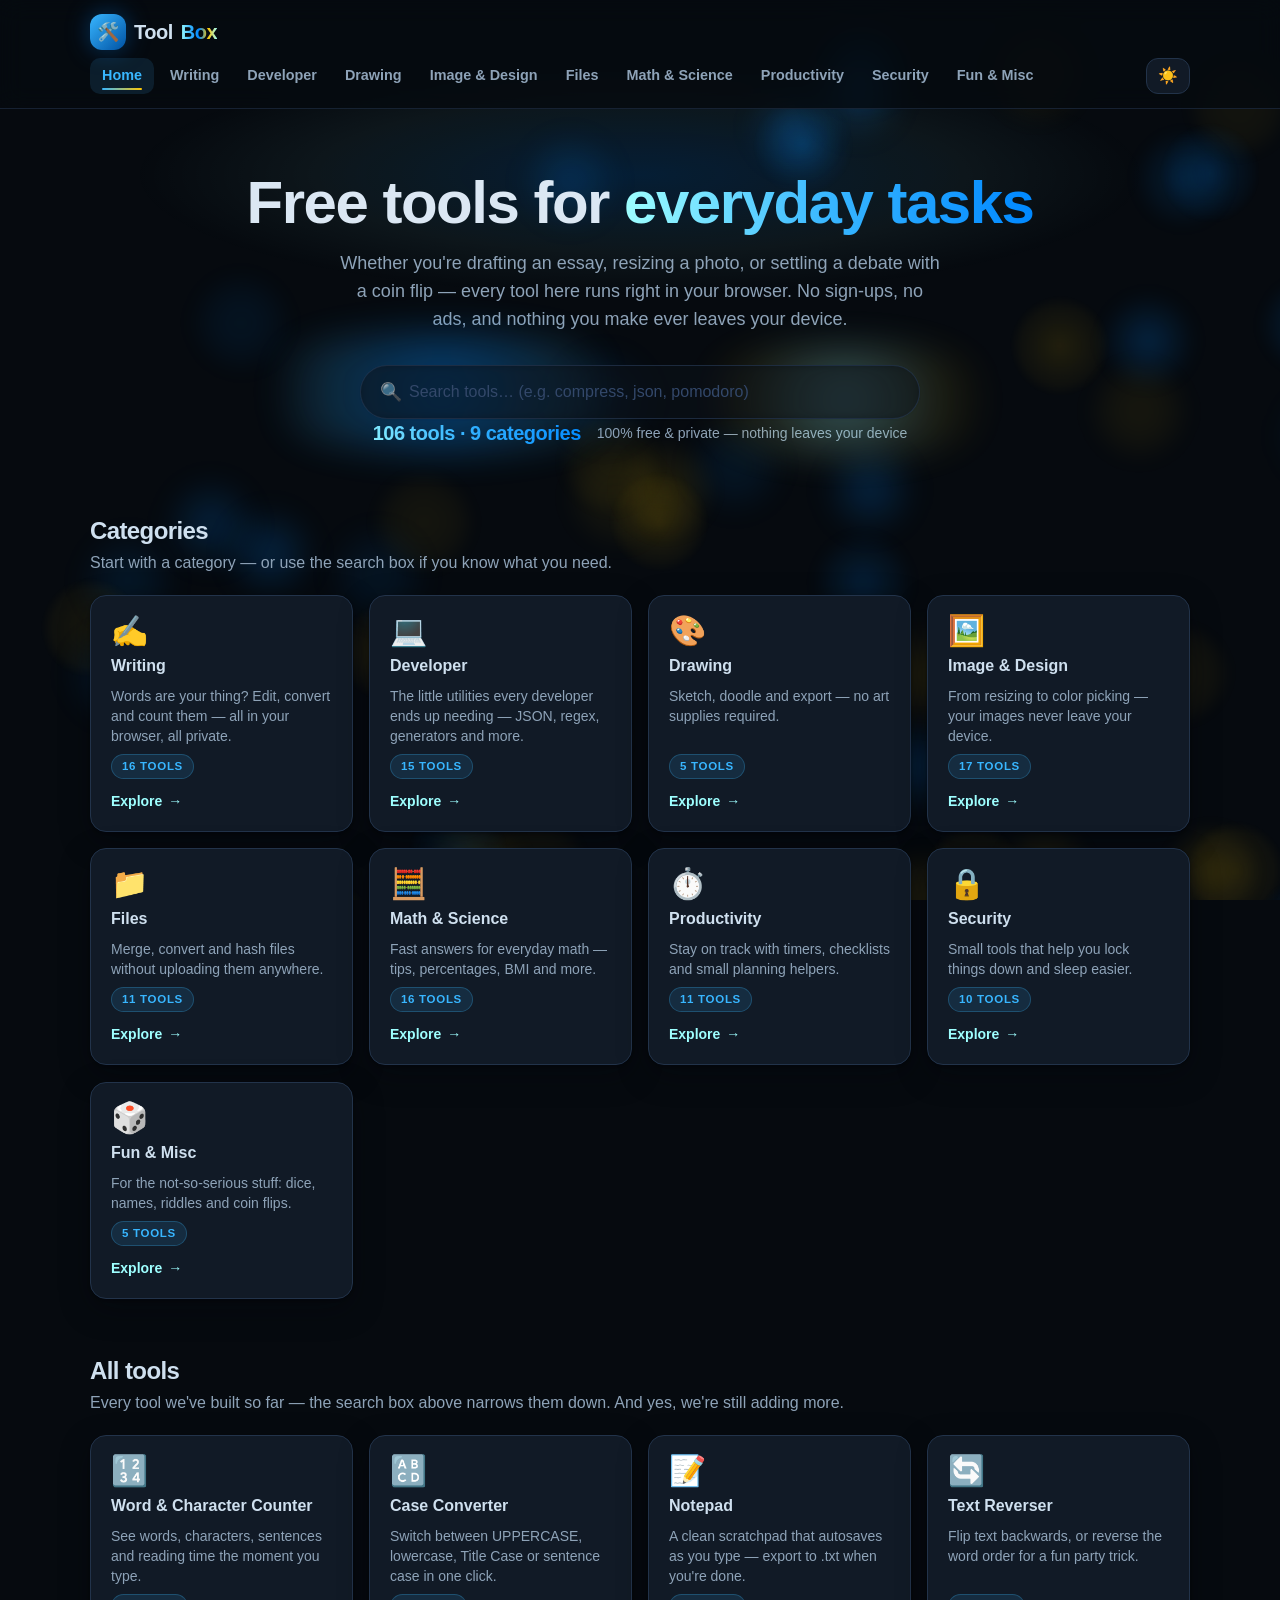
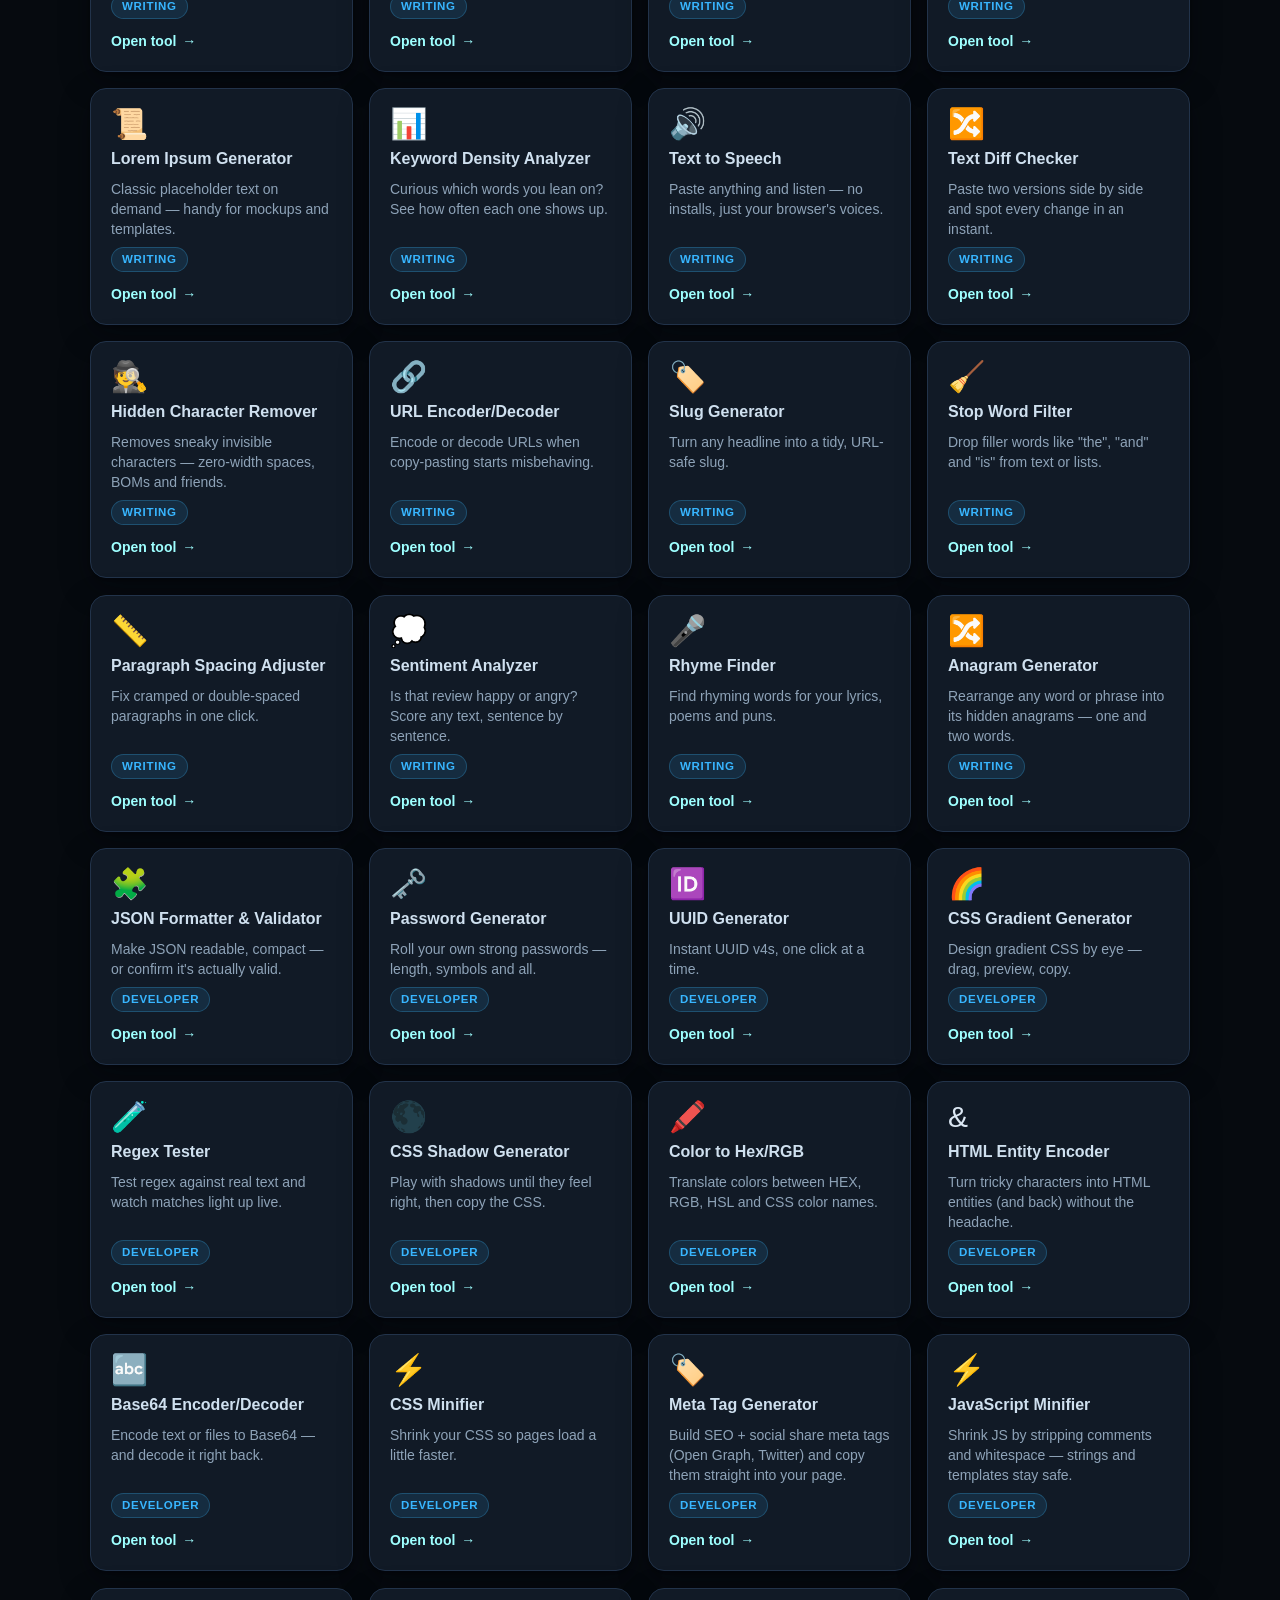
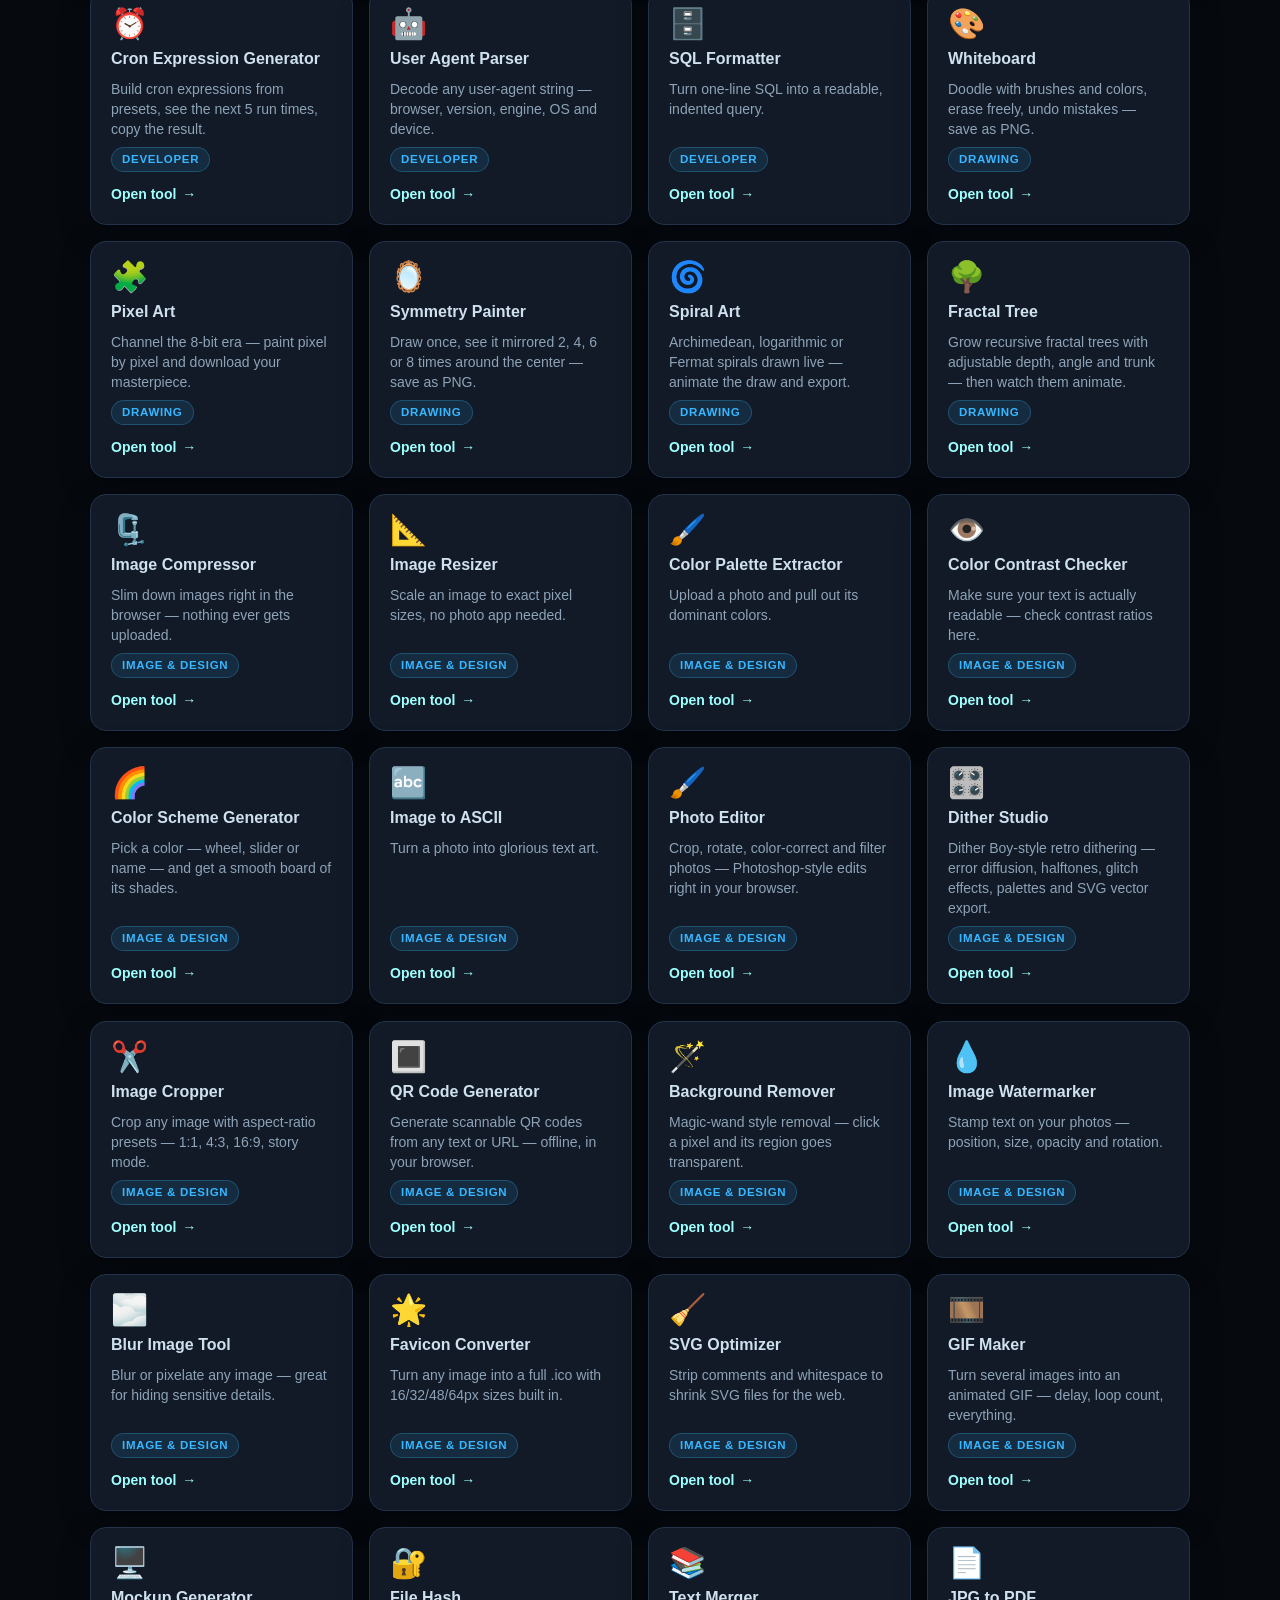
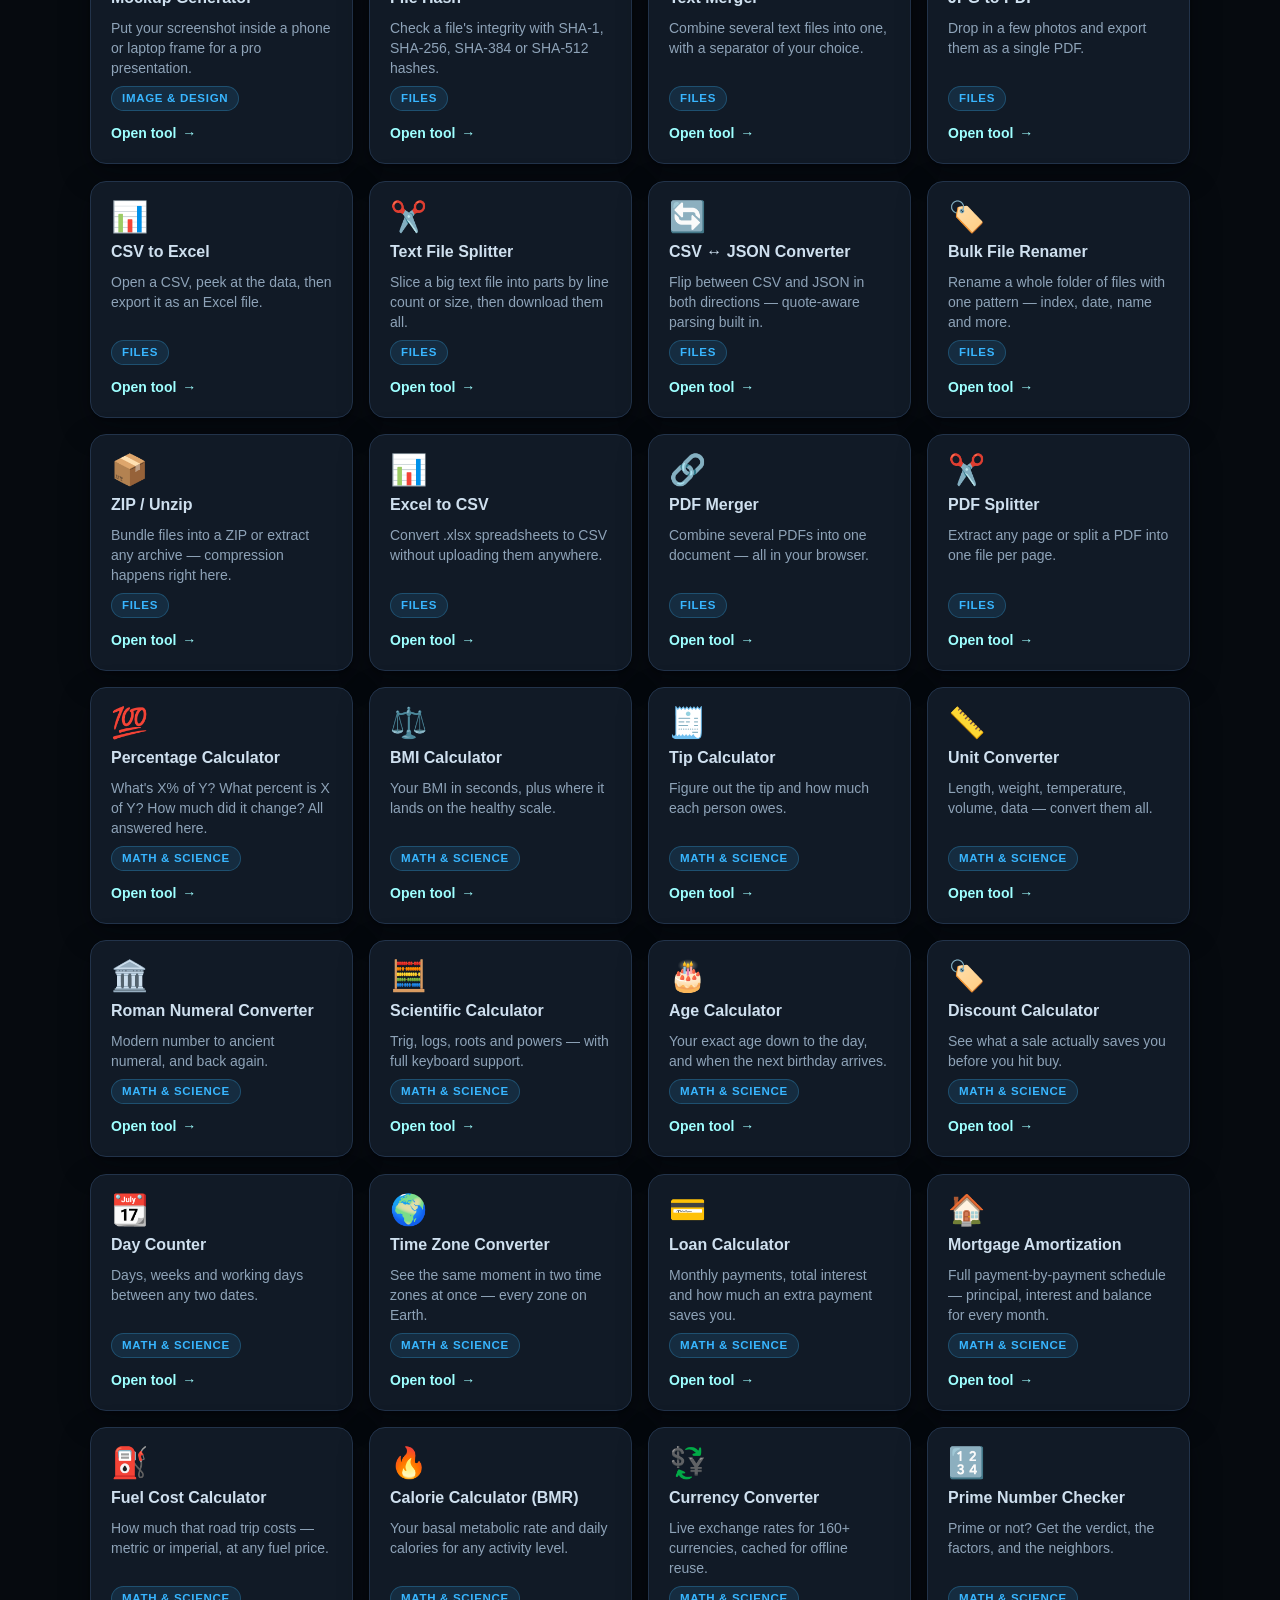
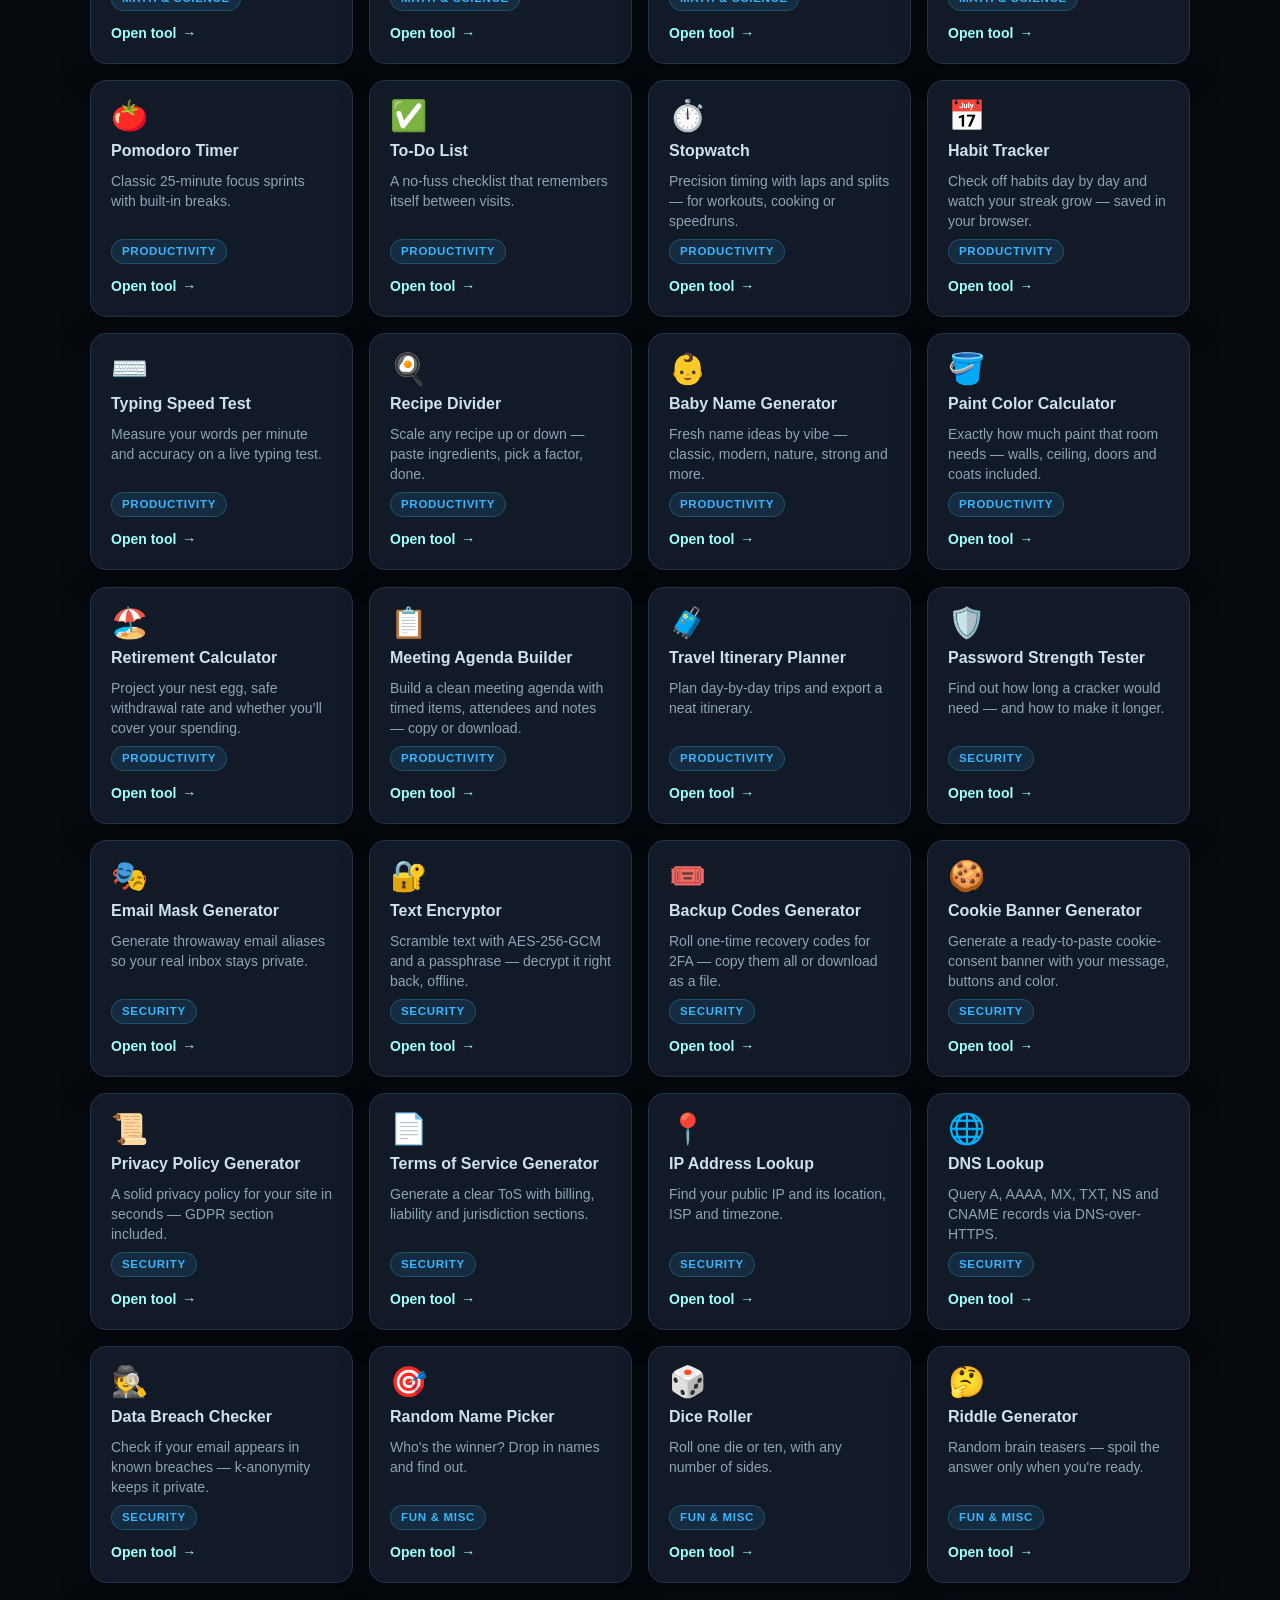
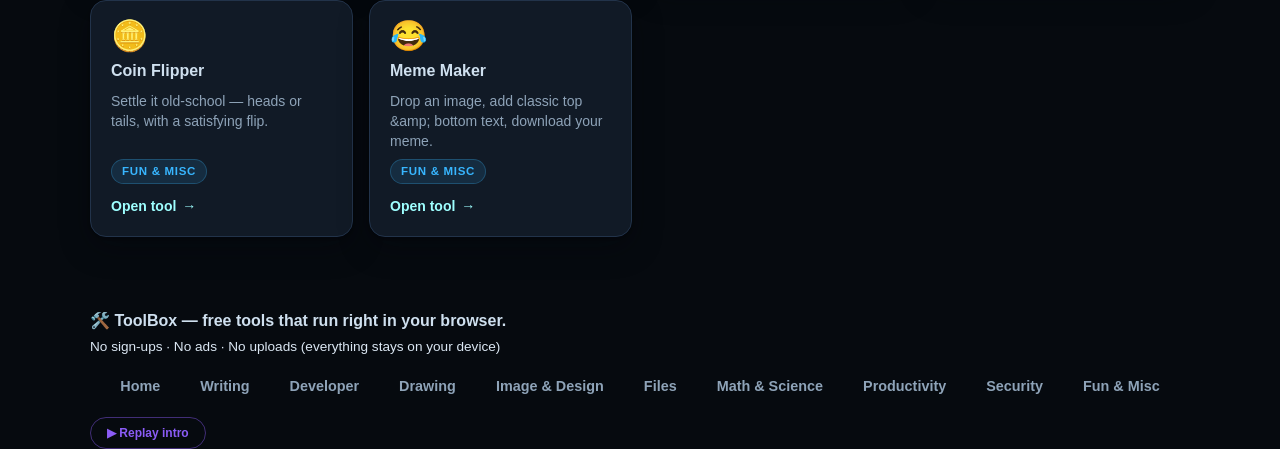
<file: index.html>
<!DOCTYPE html>
<html lang="en">
<head>
  <meta charset="UTF-8">
  <meta name="viewport" content="width=device-width, initial-scale=1">
  <title>ToolBox · Free online tools for drawing, writing, files & more</title>
  <meta name="description" content="A growing collection of free tools that run right in your browser. No sign-ups, no ads, no uploads — everything stays on your device.">
  <link rel="icon" href="data:image/svg+xml,%3Csvg xmlns='http://www.w3.org/2000/svg' viewBox='0 0 100 100'%3E%3Ctext y='.9em' font-size='90'%3E🛠️%3C/text%3E%3C/svg%3E">
  <link rel="stylesheet" href="css/style.css?v=15">
  <link rel="stylesheet" href="css/tailwind.css?v=1">
  <style>
    /* ===== intro overlay ===== */
    body.intro-lock { overflow: hidden; }
    #intro-overlay {
      position: fixed; inset: 0; z-index: 9999; background: #0a0e15;
      display: flex; align-items: center; justify-content: center; overflow: hidden;
      opacity: 1; transition: opacity .8s ease;
    }
    #intro-overlay.hide { opacity: 0; pointer-events: none; }
    #intro-overlay.gone { display: none; }
    #intro-video { width: 100%; height: 100%; object-fit: cover; }
    .intro-vignette {
      position: absolute; inset: 0; pointer-events: none;
      background: radial-gradient(ellipse at center, transparent 52%, rgba(4,7,12,.88) 100%);
    }
    .intro-brand {
      position: absolute; left: 18px; bottom: 16px; color: #d3dcea; font-size: .8rem;
      font-weight: 700; letter-spacing: .06em; opacity: .85; pointer-events: none;
      text-shadow: 0 1px 8px rgba(0,0,0,.6);
    }
  </style>
</head>
<body>
  <div id="intro-overlay" aria-hidden="true">
    <video id="intro-video" src="assets/intro.mp4" autoplay playsinline preload="auto" onerror="window.__introDismiss&&window.__introDismiss()"></video>
    <div class="intro-vignette"></div>
    <span class="intro-brand">🛠️ ToolBox</span>
  </div>
  <script>
    /* fail-safe dismiss — defined first so skip/error always work, even if the main script fails */
    window.__introMark = function () {
      try { sessionStorage.setItem('tb-intro-done', '1'); } catch (e) {}
    };
    window.__introSeen = function () {
      try { return !!sessionStorage.getItem('tb-intro-done'); } catch (e) { return false; }
    };
    window.__introDismiss = function () {
      var o = document.getElementById('intro-overlay');
      if (!o || o.dataset.done) return;
      o.dataset.done = '1';
      o.classList.add('hide');
      document.body.classList.remove('intro-lock');
      /* cut the audio: pause the video immediately instead of letting it play behind the fade */
      var v = document.getElementById('intro-video');
      if (v) v.pause();
      window.__introMark();
      setTimeout(function () { o.classList.add('gone'); }, 900);
    };
  </script>
  <header id="site-header" class="sticky top-0 z-50 border-b border-day-200/70 bg-day-50/80 backdrop-blur-md transition-colors duration-300 dark:border-night-600/60 dark:bg-night-950/80"></header>
  <main id="page" data-route="home"></main>
  <footer id="site-footer"></footer>
  <script src="js/site.js?v=32"></script>
  <script>
    /* ===== intro playback ===== */
    (function () {
      var ov = document.getElementById('intro-overlay');
      if (!ov) return;
      var reduce = window.matchMedia && window.matchMedia('(prefers-reduced-motion: reduce)').matches;
      function finish() {
        if (ov.dataset.done) return;
        ov.dataset.done = '1';
        ov.classList.add('hide');
        document.body.classList.remove('intro-lock');
        /* cut the audio: pause the video immediately instead of letting it play behind the fade */
        var v = document.getElementById('intro-video');
        if (v) v.pause();
        window.__introMark();
        setTimeout(function () { ov.classList.add('gone'); }, 900);
      }
      /* replayable from the footer button (defined before any early exit) */
      window.replayIntro = function () {
        ov.classList.remove('gone', 'hide');
        ov.dataset.done = '';
        document.body.classList.add('intro-lock');
        var v = document.getElementById('intro-video');
        /* force a clean reload — handles the case where the element is stuck in an error state */
        v.src = 'assets/intro.mp4';
        v.load();
        v.currentTime = 0;
        /* replay is a user gesture, so sound is always allowed */
        v.muted = false;
        var p = v.play();
        if (p && p.catch) p.catch(function () {
          /* safety: if playback is refused, retry muted once */
          v.muted = true;
          var p2 = v.play();
          if (p2 && p2.catch) p2.catch(function () {});
        });
      };

      /* seen once this session? skip straight past the intro (pressing Home shouldn't replay it) */
      if (window.__introSeen && window.__introSeen()) {
        ov.classList.add('gone');
        document.body.classList.remove('intro-lock');
        var sv = document.getElementById('intro-video');
        if (sv) { sv.pause(); sv.removeAttribute('src'); sv.load(); }
        return;
      }

      if (reduce) {
        ov.classList.add('gone');
        /* don't keep the hidden video playing in the background */
        var sv = document.getElementById('intro-video');
        if (sv) { sv.pause(); sv.removeAttribute('src'); sv.load(); }
        return;
      }
      document.body.classList.add('intro-lock');
      var v = document.getElementById('intro-video');
      /* the intro always plays with audio — the browser only allows that once the user has interacted
         with the site, so on a truly fresh profile it may fall back to muted via the retry below */
      v.muted = false;
      var started = false;
      function markStarted() { started = true; }
      v.addEventListener('playing', markStarted);
      v.addEventListener('timeupdate', markStarted); /* backup: fires once playback is actually advancing */
      v.addEventListener('ended', finish);
      v.addEventListener('error', function () { finish(); });
      function tryPlay(mutedRetry) {
        var p = v.play();
        if (p && p.catch) p.catch(function () {
          /* autoplay blocked — usually because sound was requested before any interaction on this browser.
             Retry muted once; only give up if even muted playback is refused. */
          if (!mutedRetry) {
            v.muted = true;
            tryPlay(true);
          } else {
            finish();
          }
        });
      }
      tryPlay(false);
      /* safety nets: never leave the site stuck behind a dead video */
      setTimeout(function () { if (!started && v.currentTime <= 0 && v.readyState < 3) finish(); }, 3500);
      setTimeout(function () { if (!ov.dataset.done) finish(); }, 15000); /* hard cap, video is 10s */
    })();
  </script>
</body>
</html>
</file>
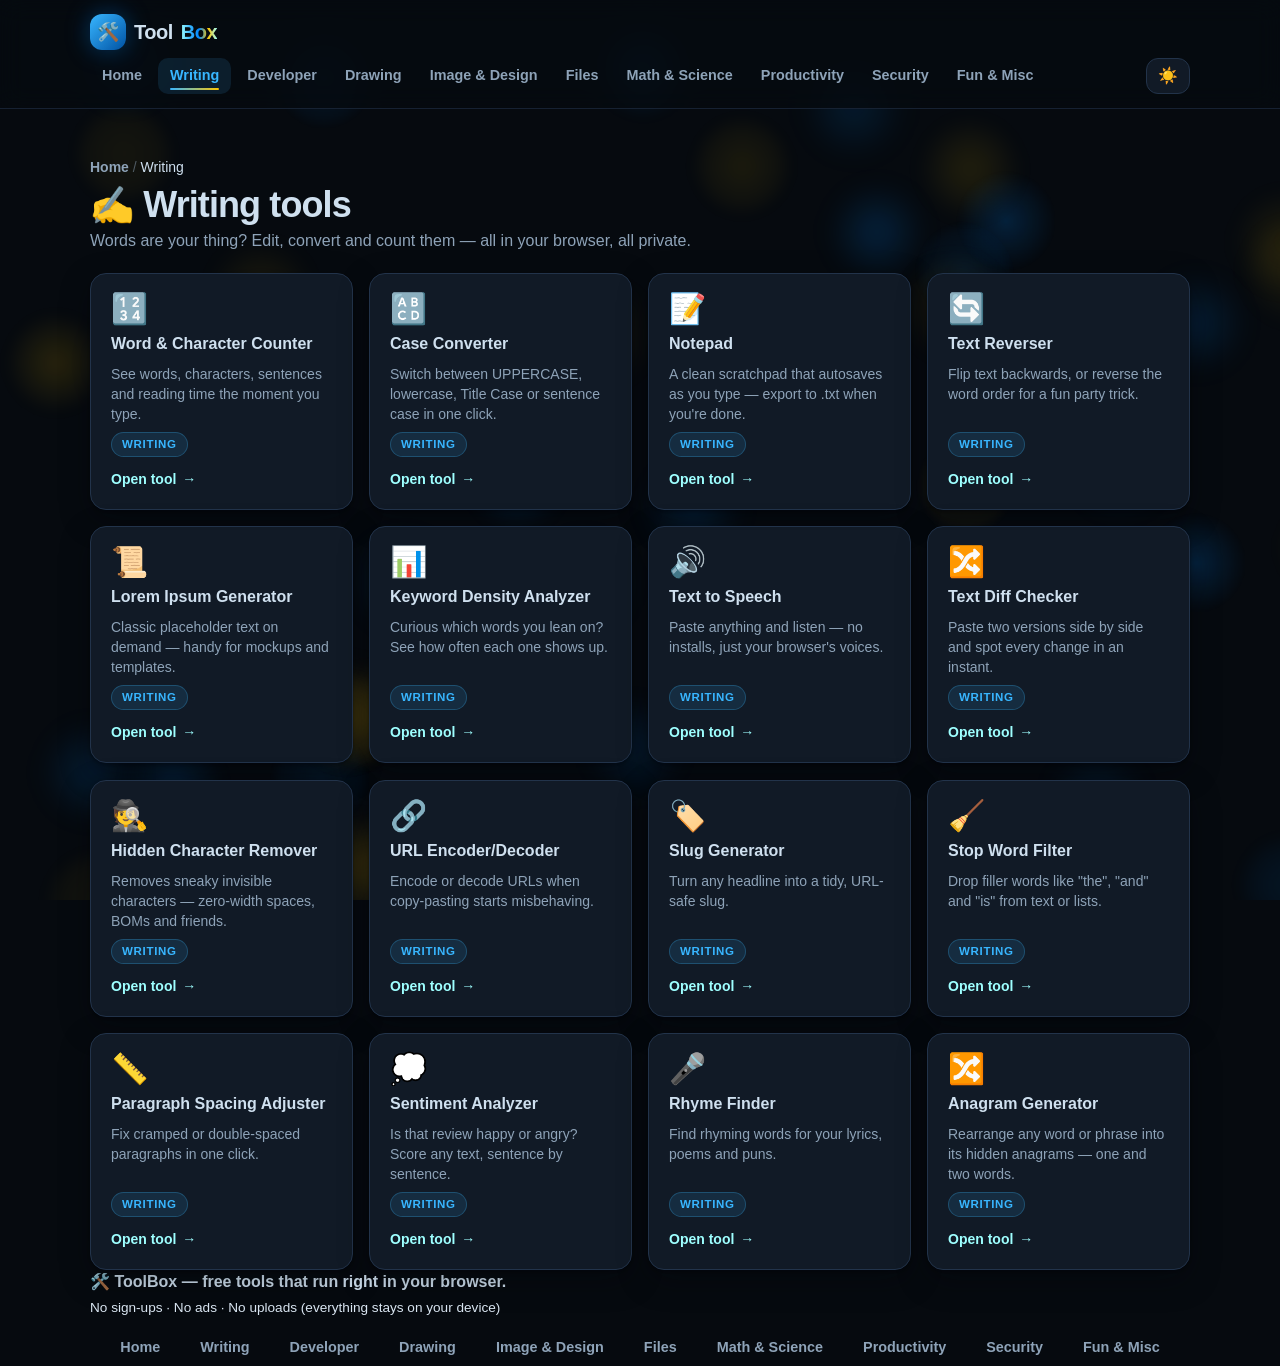
<file: category.html>
<!DOCTYPE html>
<html lang="en">
<head>
  <meta charset="UTF-8">
  <meta name="viewport" content="width=device-width, initial-scale=1">
  <title>Tools by category · ToolBox</title>
  <meta name="description" content="Browse free browser-based tools by category on ToolBox.">
  <link rel="icon" href="data:image/svg+xml,%3Csvg xmlns='http://www.w3.org/2000/svg' viewBox='0 0 100 100'%3E%3Ctext y='.9em' font-size='90'%3E🛠️%3C/text%3E%3C/svg%3E">
  <link rel="stylesheet" href="css/style.css?v=15">
  <link rel="stylesheet" href="css/tailwind.css?v=1">
</head>
<body>
  <header id="site-header" class="sticky top-0 z-50 border-b border-day-200/70 bg-day-50/80 backdrop-blur-md transition-colors duration-300 dark:border-night-600/60 dark:bg-night-950/80"></header>
  <main id="page" data-route="category"></main>
  <footer id="site-footer"></footer>
  <script src="js/site.js?v=32"></script>
</body>
</html>
</file>
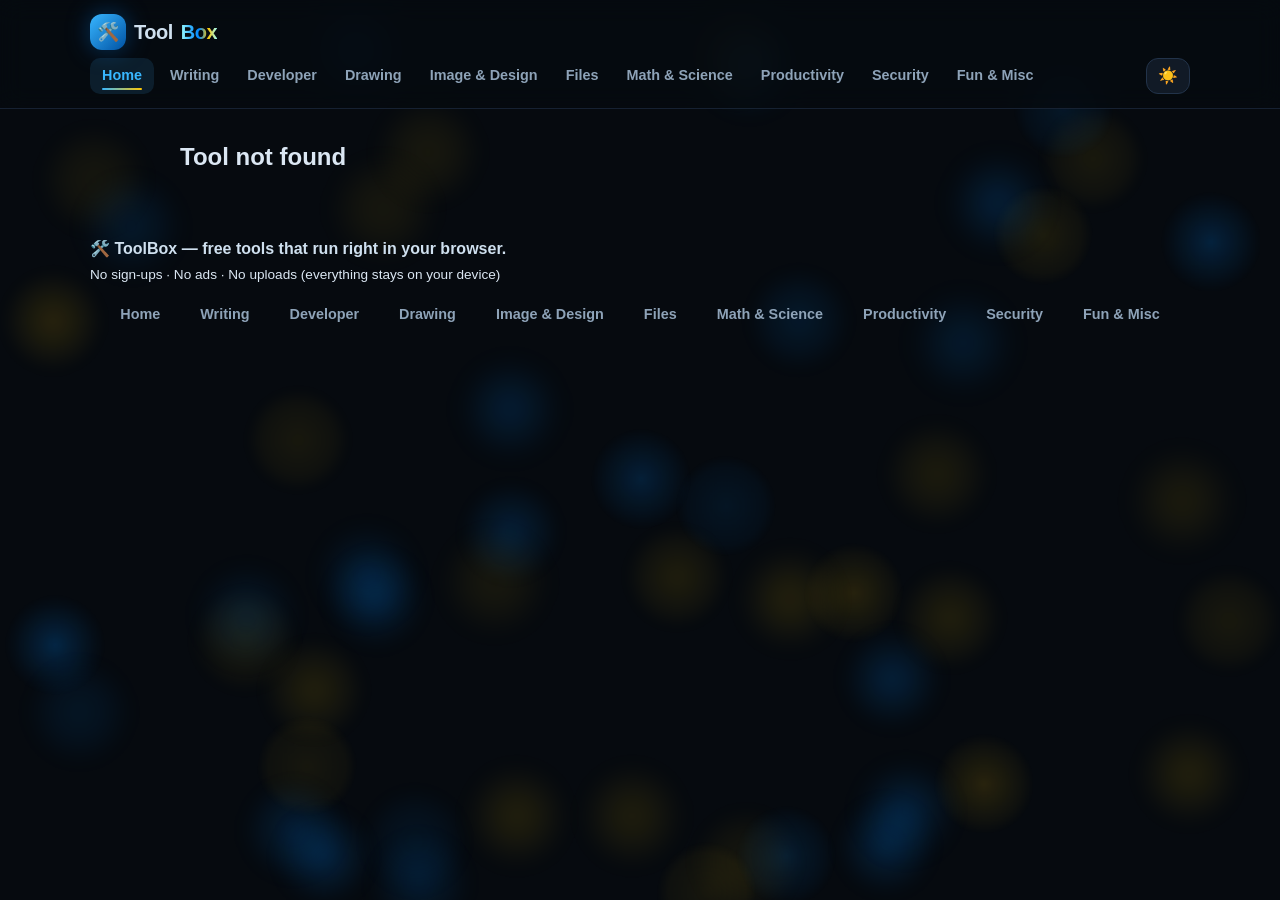
<file: tools/tool.html>
<!DOCTYPE html>
<html lang="en">
<head>
  <meta charset="UTF-8">
  <meta name="viewport" content="width=device-width, initial-scale=1">
  <title>Tool · ToolBox</title>
  <meta name="description" content="Free browser-based tool on ToolBox.">
  <link rel="icon" href="data:image/svg+xml,%3Csvg xmlns='http://www.w3.org/2000/svg' viewBox='0 0 100 100'%3E%3Ctext y='.9em' font-size='90'%3E🛠️%3C/text%3E%3C/svg%3E">
  <link rel="stylesheet" href="../css/style.css?v=15">
  <link rel="stylesheet" href="../css/tailwind.css?v=1">
</head>
<body>
  <header id="site-header" class="sticky top-0 z-50 border-b border-day-200/70 bg-day-50/80 backdrop-blur-md transition-colors duration-300 dark:border-night-600/60 dark:bg-night-950/80"></header>
  <main id="page" data-route="tool"></main>
  <footer id="site-footer"></footer>
  <script src="../js/site.js?v=32"></script>
</body>
</html>
</file>
<file: css/style.css>
/* ===== ToolBox · Cobalt theme (Tailwind powers the shell; this powers the tools) ===== */
* { margin: 0; padding: 0; box-sizing: border-box; }

:root {
  --bg: #060a0f;
  --surface: #111a26;
  --card: #111a26;
  --text: #dbe7f3;
  --muted: #8ea3b8;
  --border: #22334a;
  --accent: #38b6ff;
  --accent-strong: #0088ff;
  --accent-soft: rgba(56, 182, 255, 0.12);
  --accent-2: #ffc600;
  --danger: #ff5f6b;
  --ok: #4ade80;
  --radius: 16px;
  --shadow: 0 1px 3px rgba(2, 6, 12, 0.45), 0 10px 30px rgba(2, 6, 12, 0.35);
}

[data-theme="dark"] {
  --bg: #060a0f;
  --surface: #111a26;
  --card: #111a26;
  --text: #dbe7f3;
  --muted: #8ea3b8;
  --border: #22334a;
  --accent: #38b6ff;
  --accent-strong: #0088ff;
  --accent-soft: rgba(56, 182, 255, 0.12);
  --shadow: 0 1px 3px rgba(2, 6, 12, 0.45), 0 10px 30px rgba(2, 6, 12, 0.35);
}

[data-theme="light"] {
  --bg: #f4f8fc;
  --surface: #ffffff;
  --card: #ffffff;
  --text: #0f172a;
  --muted: #64748b;
  --border: #d7e5f1;
  --accent: #0088ff;
  --accent-strong: #0066cc;
  --accent-soft: rgba(0, 136, 255, 0.1);
  --accent-2: #d97706;
  --shadow: 0 1px 3px rgba(15, 23, 42, 0.08), 0 8px 24px rgba(15, 23, 42, 0.06);
}

html { scroll-behavior: smooth; overflow-x: clip; }

body {
  font-family: -apple-system, BlinkMacSystemFont, "Segoe UI", Roboto, "Helvetica Neue", Arial, sans-serif;
  -webkit-font-smoothing: antialiased;
  -webkit-tap-highlight-color: transparent;
  overflow-x: clip;
  background: var(--bg);
  color: var(--text);
  line-height: 1.6;
  min-height: 100vh;
  display: flex;
  flex-direction: column;
  transition: background 0.35s ease, color 0.35s ease;
}

button, a { touch-action: manipulation; }

a { color: var(--accent); }
a:hover { text-decoration: underline; }

::selection { background: rgba(0, 136, 255, 0.28); color: #fff; }

:focus-visible { outline: 2px solid var(--accent); outline-offset: 2px; }

/* ===== Scrollbar ===== */
::-webkit-scrollbar { width: 10px; height: 10px; }
::-webkit-scrollbar-track { background: var(--bg); }
::-webkit-scrollbar-thumb {
  background: linear-gradient(180deg, #1d2c3d, #22334a);
  border-radius: 999px;
  border: 2px solid var(--bg);
}
::-webkit-scrollbar-thumb:hover { background: var(--accent-strong); }
* { scrollbar-width: thin; scrollbar-color: #22334a var(--bg); }

/* ===== Keyframes ===== */
@keyframes cardIn {
  from { opacity: 0; transform: translateY(26px) scale(0.98); }
  to { opacity: 1; transform: translateY(0) scale(1); }
}
@keyframes pulseGlow {
  0%, 100% { opacity: 0.45; }
  50% { opacity: 1; }
}

/* ===== Reveal-on-scroll (cards) ===== */
body.js .reveal { opacity: 0; }
body.js .reveal.in { animation: cardIn 0.7s cubic-bezier(0.22, 1, 0.36, 1) both; }

/* ===== Header ===== */
.site-header {
  transition: background 0.3s ease, border-color 0.3s ease;
}

.icon-btn {
  background: var(--surface);
  border: 1px solid var(--border);
  color: var(--text);
  border-radius: 12px;
  padding: 9px 11px;
  font-size: 1rem;
  cursor: pointer;
  line-height: 1;
  transition: transform 0.25s cubic-bezier(0.22, 1, 0.36, 1), background 0.25s ease, border-color 0.25s ease, box-shadow 0.25s ease;
}
.icon-btn:hover {
  transform: rotate(20deg) scale(1.08);
  background: var(--accent-soft);
  border-color: var(--accent);
  box-shadow: 0 0 16px rgba(0, 136, 255, 0.25);
}

/* Nav pills with animated underline */
.nav-pill {
  position: relative;
  padding: 7px 12px;
  border-radius: 10px;
  font-size: 0.9rem;
  font-weight: 600;
  color: var(--muted);
  text-decoration: none;
  white-space: nowrap;
  flex-shrink: 0;
  transition: color 0.25s ease, background 0.25s ease;
}

/* Single swipeable row of nav pills on small screens */
.nav-scroll {
  scrollbar-width: none;
  -webkit-overflow-scrolling: touch;
}
.nav-scroll::-webkit-scrollbar { display: none; }
.nav-pill::after {
  content: "";
  position: absolute;
  left: 12px;
  right: 12px;
  bottom: 4px;
  height: 2px;
  border-radius: 2px;
  background: linear-gradient(90deg, var(--accent), var(--accent-2));
  transform: scaleX(0);
  transform-origin: left;
  transition: transform 0.3s cubic-bezier(0.22, 1, 0.36, 1);
}
.nav-pill:hover { color: var(--text); background: var(--accent-soft); text-decoration: none; }
.nav-pill:hover::after, .nav-pill.active::after { transform: scaleX(1); }
.nav-pill.active { color: var(--accent); background: var(--accent-soft); }

/* Animated cobalt gradient text (logo + hero) */
.cobalt-grad {
  background-image: linear-gradient(90deg, #9effff 0%, #38b6ff 25%, #0088ff 50%, #ffc600 75%, #9effff 100%);
  -webkit-background-clip: text;
  background-clip: text;
  color: transparent;
}

/* ===== Ambient background orbs (small, search-glow scale, random wander) ===== */
.bg-orbs {
  position: fixed;
  inset: 0;
  z-index: -1;
  overflow: hidden;
  pointer-events: none;
}
.bg-orb {
  position: absolute;
  /* Blob silhouette is set per-orb as a static border-radius (random in JS).
     Animated border-radius repaints every frame, so we only animate
     transform here — that stays on the GPU compositor. */
  will-change: transform;
  animation: orbWander var(--dur, 18s) infinite var(--dir, alternate);
  animation-delay: var(--delay, -3s);
}
/* Three motion personalities — same wander points (fed by CSS vars),
   different per-step easings so each blob looks like it's deciding where
   to ooze next. Per-keyframe easing affects only the segment it precedes. */
@keyframes orbWander {
  0%   { transform: translate(0, 0) rotate(0deg) scale(1, 1); animation-timing-function: ease-in-out; }
  12.5% { transform: translate(var(--w1x, 40px), var(--w1y, 30px)) rotate(var(--r1, 3deg)) scale(var(--sx1, 1.06), var(--sy1, 0.95)); animation-timing-function: ease-in-out; }
  25%  { transform: translate(var(--w2x, -35px), var(--w2y, -25px)) rotate(var(--r2, -4deg)) scale(var(--sx2, 0.95), var(--sy2, 1.06)); animation-timing-function: ease-in-out; }
  37.5% { transform: translate(var(--w3x, 25px), var(--w3y, -40px)) rotate(var(--r3, 2deg)) scale(var(--sx3, 1.05), var(--sy3, 0.97)); animation-timing-function: ease-in-out; }
  50%  { transform: translate(var(--w4x, -30px), var(--w4y, 35px)) rotate(var(--r4, -3deg)) scale(var(--sx4, 0.97), var(--sy4, 1.07)); animation-timing-function: ease-in-out; }
  62.5% { transform: translate(var(--w5x, 45px), var(--w5y, -15px)) rotate(var(--r5, 4deg)) scale(var(--sx5, 1.06), var(--sy5, 0.96)); animation-timing-function: ease-in-out; }
  75%  { transform: translate(var(--w6x, -20px), var(--w6y, 40px)) rotate(var(--r6, -2deg)) scale(var(--sx6, 0.94), var(--sy6, 1.05)); animation-timing-function: ease-in-out; }
  87.5% { transform: translate(var(--w7x, 35px), var(--w7y, 20px)) rotate(var(--r7, 3deg)) scale(var(--sx7, 1.04), var(--sy7, 0.98)); animation-timing-function: ease-in-out; }
  100% { transform: translate(var(--w8x, -40px), var(--w8y, -30px)) rotate(var(--r8, 0deg)) scale(var(--sx8, 1), var(--sy8, 1)); }
}
@keyframes orbWanderB {
  /* springy — overshoots and lingers, like a blob tasting its next spot */
  0%   { transform: translate(0, 0) rotate(0deg) scale(1, 1); animation-timing-function: cubic-bezier(0.25, 1.7, 0.55, 1); }
  12.5% { transform: translate(var(--w1x, 40px), var(--w1y, 30px)) rotate(var(--r1, 3deg)) scale(var(--sx1, 1.06), var(--sy1, 0.95)); animation-timing-function: cubic-bezier(0.3, 0.12, 0.5, 0.9); }
  25%  { transform: translate(var(--w2x, -35px), var(--w2y, -25px)) rotate(var(--r2, -4deg)) scale(var(--sx2, 0.95), var(--sy2, 1.06)); animation-timing-function: cubic-bezier(0.25, 1.7, 0.55, 1); }
  37.5% { transform: translate(var(--w3x, 25px), var(--w3y, -40px)) rotate(var(--r3, 2deg)) scale(var(--sx3, 1.05), var(--sy3, 0.97)); animation-timing-function: cubic-bezier(0.3, 0.12, 0.5, 0.9); }
  50%  { transform: translate(var(--w4x, -30px), var(--w4y, 35px)) rotate(var(--r4, -3deg)) scale(var(--sx4, 0.97), var(--sy4, 1.07)); animation-timing-function: cubic-bezier(0.25, 1.7, 0.55, 1); }
  62.5% { transform: translate(var(--w5x, 45px), var(--w5y, -15px)) rotate(var(--r5, 4deg)) scale(var(--sx5, 1.06), var(--sy5, 0.96)); animation-timing-function: cubic-bezier(0.3, 0.12, 0.5, 0.9); }
  75%  { transform: translate(var(--w6x, -20px), var(--w6y, 40px)) rotate(var(--r6, -2deg)) scale(var(--sx6, 0.94), var(--sy6, 1.05)); animation-timing-function: cubic-bezier(0.25, 1.7, 0.55, 1); }
  87.5% { transform: translate(var(--w7x, 35px), var(--w7y, 20px)) rotate(var(--r7, 3deg)) scale(var(--sx7, 1.04), var(--sy7, 0.98)); animation-timing-function: cubic-bezier(0.3, 0.12, 0.5, 0.9); }
  100% { transform: translate(var(--w8x, -40px), var(--w8y, -30px)) rotate(var(--r8, 0deg)) scale(var(--sx8, 1), var(--sy8, 1)); }
}
@keyframes orbWanderC {
  /* heavy-drip — slow heavy pull down, quick elastic snap up */
  0%   { transform: translate(0, 0) rotate(0deg) scale(1, 1); animation-timing-function: cubic-bezier(0.55, 0.06, 0.68, 0.19); }
  12.5% { transform: translate(var(--w1x, 40px), var(--w1y, 30px)) rotate(var(--r1, 3deg)) scale(var(--sx1, 1.06), var(--sy1, 0.95)); animation-timing-function: cubic-bezier(0.12, 1.35, 0.25, 1); }
  25%  { transform: translate(var(--w2x, -35px), var(--w2y, -25px)) rotate(var(--r2, -4deg)) scale(var(--sx2, 0.95), var(--sy2, 1.06)); animation-timing-function: cubic-bezier(0.55, 0.06, 0.68, 0.19); }
  37.5% { transform: translate(var(--w3x, 25px), var(--w3y, -40px)) rotate(var(--r3, 2deg)) scale(var(--sx3, 1.05), var(--sy3, 0.97)); animation-timing-function: cubic-bezier(0.12, 1.35, 0.25, 1); }
  50%  { transform: translate(var(--w4x, -30px), var(--w4y, 35px)) rotate(var(--r4, -3deg)) scale(var(--sx4, 0.97), var(--sy4, 1.07)); animation-timing-function: cubic-bezier(0.55, 0.06, 0.68, 0.19); }
  62.5% { transform: translate(var(--w5x, 45px), var(--w5y, -15px)) rotate(var(--r5, 4deg)) scale(var(--sx5, 1.06), var(--sy5, 0.96)); animation-timing-function: cubic-bezier(0.12, 1.35, 0.25, 1); }
  75%  { transform: translate(var(--w6x, -20px), var(--w6y, 40px)) rotate(var(--r6, -2deg)) scale(var(--sx6, 0.94), var(--sy6, 1.05)); animation-timing-function: cubic-bezier(0.55, 0.06, 0.68, 0.19); }
  87.5% { transform: translate(var(--w7x, 35px), var(--w7y, 20px)) rotate(var(--r7, 3deg)) scale(var(--sx7, 1.04), var(--sy7, 0.98)); animation-timing-function: cubic-bezier(0.12, 1.35, 0.25, 1); }
  100% { transform: translate(var(--w8x, -40px), var(--w8y, -30px)) rotate(var(--r8, 0deg)) scale(var(--sx8, 1), var(--sy8, 1)); }
}

/* Hero ambient glow */
.hero { position: relative; z-index: 0; }
.hero::before {
  content: "";
  position: absolute;
  top: -15%;
  left: 10%;
  right: 10%;
  height: 65%;
  background: radial-gradient(ellipse at center, rgba(0, 136, 255, 0.16), rgba(158, 255, 255, 0.05) 45%, transparent 70%);
  pointer-events: none;
  z-index: -1;
  animation: pulseGlow 6s ease-in-out infinite;
}

/* ===== Gooey search (magicui GooeyInput style) ===== */
.gooey-search { isolation: isolate; }
.gooey-bg {
  position: absolute;
  inset: -24% -10%;
  border-radius: 999px;
  opacity: 0.75;
  z-index: -1;
  pointer-events: none;
  transition: opacity 0.4s ease;
}
.gooey-search:focus-within .gooey-bg { opacity: 1; }
.gooey-orb {
  position: absolute;
  border-radius: 50%;
  /* Blur lives on the orbs (not the container) so each orb blurs once on its
     own layer — its transform animation then stays GPU-compositor-only. */
  filter: blur(18px);
  will-change: transform;
}
.gooey-orb-1 {
  width: 65%;
  height: 150%;
  left: -12%;
  top: -25%;
  background: radial-gradient(circle, rgba(0, 136, 255, 0.5), rgba(56, 182, 255, 0.22) 55%, transparent 75%);
  animation: gooeyFloat 7s ease-in-out infinite;
}
.gooey-orb-2 {
  width: 55%;
  height: 140%;
  right: -8%;
  bottom: -30%;
  background: radial-gradient(circle, rgba(158, 255, 255, 0.38), rgba(255, 198, 0, 0.1) 55%, transparent 75%);
  animation: gooeyFloat 9s ease-in-out infinite reverse;
}
@keyframes gooeyFloat {
  0%, 100% { transform: translate(0, 0) scale(1); }
  33% { transform: translate(9%, -7%) scale(1.12); }
  66% { transform: translate(-7%, 6%) scale(0.94); }
}
.gooey-follow {
  position: absolute;
  top: 0;
  left: 0;
  width: 96px;
  height: 96px;
  border-radius: 50%;
  background: radial-gradient(circle, rgba(0, 136, 255, 0.45), rgba(158, 255, 255, 0.18) 55%, transparent 70%);
  filter: blur(6px);
  pointer-events: none;
  opacity: 0;
  transition: opacity 0.3s ease;
  z-index: 10;
  will-change: transform;
}
.gooey-input { position: relative; z-index: 1; }

/* ===== Buttons / controls ===== */
.btn {
  display: inline-flex;
  align-items: center;
  gap: 8px;
  padding: 10px 18px;
  border-radius: 12px;
  border: 1px solid var(--border);
  background: var(--surface);
  color: var(--text);
  font: inherit;
  font-weight: 600;
  font-size: 0.92rem;
  cursor: pointer;
  transition: transform 0.2s cubic-bezier(0.22, 1, 0.36, 1), box-shadow 0.2s ease, background 0.2s ease, border-color 0.2s ease, color 0.2s ease;
}
.btn:hover {
  transform: translateY(-2px);
  background: var(--accent-soft);
  border-color: var(--accent);
  box-shadow: 0 6px 20px rgba(0, 136, 255, 0.15);
}
.btn:active { transform: translateY(0) scale(0.98); }
.btn.primary {
  background: linear-gradient(135deg, #0088ff, #38b6ff);
  border-color: transparent;
  color: #fff;
  box-shadow: 0 4px 16px rgba(0, 136, 255, 0.35);
}
.btn.primary:hover {
  background: linear-gradient(135deg, #0072e0, #22aaff);
  box-shadow: 0 6px 26px rgba(0, 136, 255, 0.5);
}
.btn.ghost { background: transparent; }
.btn.danger { color: var(--danger); }
.btn.danger:hover { background: rgba(255, 95, 107, 0.12); box-shadow: 0 6px 20px rgba(255, 95, 107, 0.15); }
.btn.active {
  background: linear-gradient(135deg, #0088ff, #38b6ff);
  border-color: transparent;
  color: #fff;
  box-shadow: 0 4px 16px rgba(0, 136, 255, 0.35);
}
.btn:disabled { opacity: 0.45; cursor: not-allowed; transform: none; box-shadow: none; }

.controls {
  display: flex;
  flex-wrap: wrap;
  align-items: center;
  gap: 12px;
  margin-bottom: 16px;
}
.controls label { display: inline-flex; align-items: center; gap: 8px; font-size: 0.9rem; font-weight: 600; cursor: pointer; }

/* ===== Inputs ===== */
input[type="text"], input[type="number"], input[type="date"], select, textarea {
  font: inherit;
  color: var(--text);
  background: var(--bg);
  border: 1px solid var(--border);
  border-radius: 12px;
  outline: none;
  transition: border-color 0.2s ease, box-shadow 0.2s ease, background 0.2s ease;
}
input[type="text"]:focus, input[type="number"]:focus, input[type="date"]:focus, select:focus, textarea:focus {
  border-color: var(--accent);
  box-shadow: 0 0 0 3px var(--accent-soft);
}

input[type="color"] {
  width: 44px;
  height: 32px;
  padding: 2px;
  border: 1px solid var(--border);
  border-radius: 8px;
  background: var(--surface);
  cursor: pointer;
}
input[type="range"] { accent-color: var(--accent); cursor: pointer; }
input[type="checkbox"], input[type="radio"] { accent-color: var(--accent); width: 16px; height: 16px; cursor: pointer; }

select { padding: 9px 12px; font-size: 0.9rem; cursor: pointer; }

textarea {
  width: 100%;
  min-height: 200px;
  padding: 14px;
  font-size: 1rem;
  resize: vertical;
}
textarea.mono { font-family: ui-monospace, SFMono-Regular, Menlo, Consolas, monospace; font-size: 0.85rem; }
textarea[readonly] { color: var(--muted); }

/* ===== Swatches ===== */
.swatches { display: flex; flex-wrap: wrap; gap: 8px; }
.swatch {
  width: 28px;
  height: 28px;
  border-radius: 8px;
  border: 2px solid var(--border);
  cursor: pointer;
  padding: 0;
  transition: transform 0.15s ease;
}
.swatch:hover { transform: scale(1.12); }
.swatch.active { border-color: var(--text); box-shadow: 0 0 0 2px var(--accent-soft); }
.swatch.lg { width: 40px; height: 40px; border-radius: 10px; }

/* ===== Tool pages ===== */
.tool-body {
  background: var(--surface);
  border: 1px solid var(--border);
  border-radius: var(--radius);
  padding: 24px;
  margin-top: 22px;
  box-shadow: var(--shadow);
  animation: cardIn 0.5s cubic-bezier(0.22, 1, 0.36, 1) both;
}

.tag {
  align-self: flex-start;
  font-size: 0.72rem;
  font-weight: 700;
  text-transform: uppercase;
  letter-spacing: 0.06em;
  color: var(--accent);
  background: var(--accent-soft);
  border: 1px solid rgba(56, 182, 255, 0.25);
  padding: 3px 10px;
  border-radius: 999px;
}

.badge { display: inline-block; padding: 2px 10px; border-radius: 999px; font-size: 0.75rem; font-weight: 700; }

.note-box {
  background: var(--accent-soft);
  border: 1px solid rgba(56, 182, 255, 0.2);
  color: var(--muted);
  border-radius: 12px;
  padding: 12px 16px;
  font-size: 0.9rem;
  margin-top: 16px;
}
.note-box ul { margin: 8px 0 0 18px; }

.hidden { display: none !important; }

/* ===== Form fields ===== */
.split {
  display: grid;
  grid-template-columns: 1fr 1fr;
  gap: 16px;
  align-items: start;
}
@media (max-width: 720px) { .split { grid-template-columns: 1fr; } }

.field { display: flex; flex-direction: column; gap: 6px; margin-bottom: 14px; }
.field > label, .field > .flabel { font-weight: 600; font-size: 0.9rem; }
.field input[type="text"], .field input[type="number"], .field select, .field input[type="date"] {
  padding: 10px 12px;
}

pre.code-out {
  background: var(--bg);
  border: 1px solid var(--border);
  border-radius: 12px;
  padding: 14px;
  overflow: auto;
  max-height: 260px;
  font-family: ui-monospace, SFMono-Regular, Menlo, Consolas, monospace;
  font-size: 0.85rem;
  color: var(--text);
}

.kv { display: flex; flex-direction: column; gap: 8px; }
.kv .row {
  display: flex;
  justify-content: space-between;
  align-items: center;
  gap: 10px;
  padding: 10px 14px;
  background: var(--bg);
  border: 1px solid var(--border);
  border-radius: 10px;
  font-size: 0.9rem;
  flex-wrap: wrap;
}
.kv .row code { word-break: break-all; color: var(--muted); font-size: 0.8rem; }

table.data { width: 100%; border-collapse: collapse; font-size: 0.9rem; }
table.data th, table.data td { text-align: left; padding: 9px 12px; border-bottom: 1px solid var(--border); }
table.data th { color: var(--muted); font-size: 0.78rem; text-transform: uppercase; letter-spacing: 0.05em; }
table.data tr:last-child td { border-bottom: none; }

/* ===== Stats ===== */
.stats {
  display: grid;
  grid-template-columns: repeat(auto-fit, minmax(140px, 1fr));
  gap: 12px;
  margin-top: 16px;
}
.stat {
  background: var(--bg);
  border: 1px solid var(--border);
  border-radius: 12px;
  padding: 14px;
  text-align: center;
  transition: border-color 0.2s ease, transform 0.2s ease;
}
.stat:hover { border-color: var(--accent); transform: translateY(-2px); }
.stat .num {
  font-size: 1.5rem;
  font-weight: 800;
  line-height: 1.2;
  background: linear-gradient(90deg, var(--accent), #9effff);
  -webkit-background-clip: text;
  background-clip: text;
  color: transparent;
}
.stat .label { font-size: 0.78rem; color: var(--muted); text-transform: uppercase; letter-spacing: 0.05em; }

/* ===== Dropzones & files ===== */
.dropzone {
  border: 2px dashed var(--border);
  border-radius: 14px;
  padding: 40px 20px;
  text-align: center;
  cursor: pointer;
  color: var(--muted);
  transition: border-color 0.2s ease, background 0.2s ease, box-shadow 0.2s ease, transform 0.2s ease;
}
.dropzone:hover { border-color: var(--accent); background: var(--accent-soft); }
.dropzone.drag {
  border-color: var(--accent);
  background: var(--accent-soft);
  box-shadow: 0 0 0 4px rgba(56, 182, 255, 0.12), 0 0 30px rgba(0, 136, 255, 0.2);
  transform: scale(1.01);
}
.dropzone .dz-icon { font-size: 2.2rem; display: block; margin-bottom: 8px; }
.dropzone strong { color: var(--text); }

.file-list { list-style: none; display: flex; flex-direction: column; gap: 8px; margin-top: 14px; }
.file-list li {
  display: flex;
  align-items: center;
  gap: 10px;
  background: var(--bg);
  border: 1px solid var(--border);
  border-radius: 10px;
  padding: 10px 14px;
  font-size: 0.92rem;
  flex-wrap: wrap;
}
.file-list .fname { font-weight: 600; flex: 1; min-width: 120px; word-break: break-all; }
.file-list .fmeta { color: var(--muted); font-size: 0.82rem; }
.file-list .mini-btn {
  background: var(--surface);
  border: 1px solid var(--border);
  border-radius: 8px;
  padding: 4px 9px;
  cursor: pointer;
  font-size: 0.82rem;
  color: var(--text);
  transition: background 0.15s ease, border-color 0.15s ease;
}
.file-list .mini-btn:hover { background: var(--accent-soft); border-color: var(--accent); }
.file-list .mini-btn.rm:hover { background: rgba(255, 95, 107, 0.12); color: var(--danger); }

.preview-img {
  max-width: 100%;
  max-height: 320px;
  border-radius: 12px;
  border: 1px solid var(--border);
  margin-top: 16px;
  display: block;
  background: repeating-conic-gradient(#1d2c3d 0 25%, #111a26 0 50%) 0 0 / 20px 20px;
}

/* ===== Canvas tools ===== */
.canvas-wrap {
  background: #fff;
  border: 1px solid var(--border);
  border-radius: 14px;
  overflow: hidden;
}
.canvas-wrap canvas {
  display: block;
  width: 100%;
  height: auto;
  touch-action: none;
  cursor: crosshair;
}
.pixel-canvas {
  width: 100%;
  aspect-ratio: 1 / 1;
  image-rendering: pixelated;
  background: #fff;
  border: 1px solid var(--border);
  border-radius: 10px;
  display: block;
  touch-action: none;
  cursor: crosshair;
  max-height: 480px;
  margin-inline: auto;
}

/* ===== Misc components ===== */
.strength-bar { height: 10px; border-radius: 999px; background: var(--bg); border: 1px solid var(--border); overflow: hidden; }
.strength-bar > div { height: 100%; width: 0; border-radius: 999px; transition: width 0.25s ease, background 0.25s ease; }

.timer-display {
  font-size: 3.5rem;
  font-weight: 800;
  text-align: center;
  letter-spacing: -0.02em;
  font-variant-numeric: tabular-nums;
  line-height: 1.2;
  background: linear-gradient(90deg, var(--accent), #9effff);
  -webkit-background-clip: text;
  background-clip: text;
  color: transparent;
}

.grad-preview {
  height: 130px;
  border-radius: 14px;
  border: 1px solid var(--border);
  margin-bottom: 16px;
  background: #fff;
}

.big-num { font-size: 2.2rem; font-weight: 800; color: var(--accent); }
.center { text-align: center; }
.muted { color: var(--muted); }
.small { font-size: 0.85rem; }

.diff-add { background: rgba(34, 197, 94, 0.16); }
.diff-del { background: rgba(255, 95, 107, 0.16); }

/* To-do list */
.todo-row {
  display: flex;
  align-items: center;
  gap: 12px;
  padding: 12px 14px;
  background: var(--bg);
  border: 1px solid var(--border);
  border-radius: 12px;
  margin-bottom: 8px;
  transition: border-color 0.2s ease, transform 0.2s ease;
}
.todo-row:hover { border-color: var(--accent); }
.todo-row.done .todo-text { text-decoration: line-through; color: var(--muted); }
.todo-row .todo-text { flex: 1; word-break: break-word; }
.todo-row button { margin-left: 0; }

/* ASCII art */
.ascii-out {
  white-space: pre;
  font-family: ui-monospace, SFMono-Regular, Menlo, Consolas, monospace;
  font-size: 10px;
  line-height: 1.1;
  overflow: auto;
  max-height: 420px;
  background: var(--bg);
  border: 1px solid var(--border);
  border-radius: 12px;
  padding: 14px;
  color: var(--text);
}

/* Calculator */
.calc-grid { display: grid; grid-template-columns: repeat(4, 1fr); gap: 8px; }
.calc-grid button { padding: 14px; font-size: 1.05rem; }
.calc-display {
  width: 100%;
  padding: 14px;
  font-size: 1.6rem;
  font-weight: 700;
  text-align: right;
  background: var(--bg);
  border: 1px solid var(--border);
  border-radius: 12px;
  margin-bottom: 12px;
  font-family: ui-monospace, SFMono-Regular, Menlo, Consolas, monospace;
  color: var(--text);
}

/* ===== Footer ===== */
.site-footer {
  margin-top: auto;
  border-top: 1px solid var(--border);
  padding: 32px 0 40px;
  text-align: center;
  color: var(--muted);
}
.site-footer .footer-nav { display: flex; justify-content: center; gap: 14px; flex-wrap: wrap; margin-top: 10px; }
.site-footer .footer-nav a { color: var(--muted); font-size: 0.9rem; }
.site-footer .footer-nav a:hover { color: var(--accent); text-decoration: none; }

/* ===== Reduced motion ===== */
@media (prefers-reduced-motion: reduce) {
  *, *::before, *::after {
    animation-duration: 0.01ms !important;
    animation-iteration-count: 1 !important;
    transition-duration: 0.01ms !important;
  }
  body.js .reveal { opacity: 1; }
  .hero::before { animation: none; }
}

@media (max-width: 640px) {
  .icon-btn { padding: 8px 9px; }
  .tool-body { padding: 18px; overflow-x: auto; }
}

@media (max-width: 480px) {
  .timer-display { font-size: 2.6rem; }
  .ascii-out { font-size: 9px; }
}
</file>
